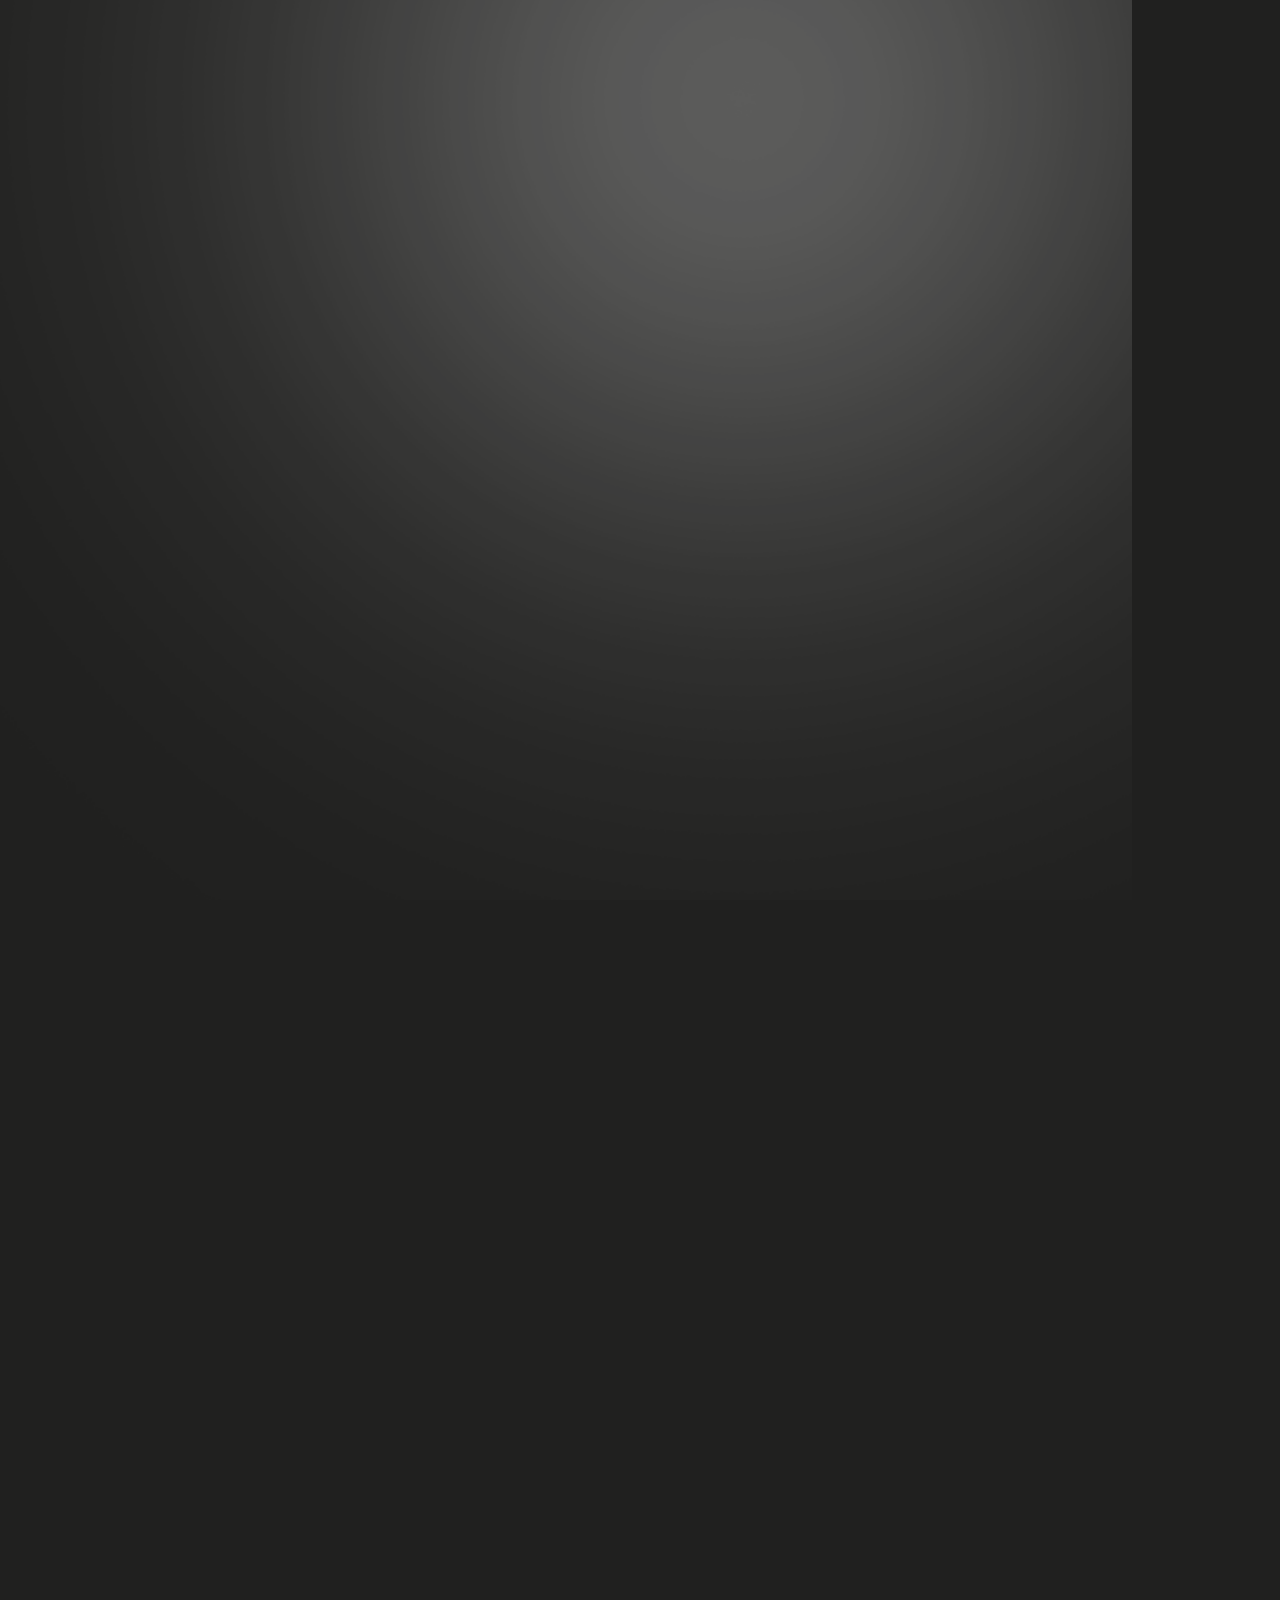
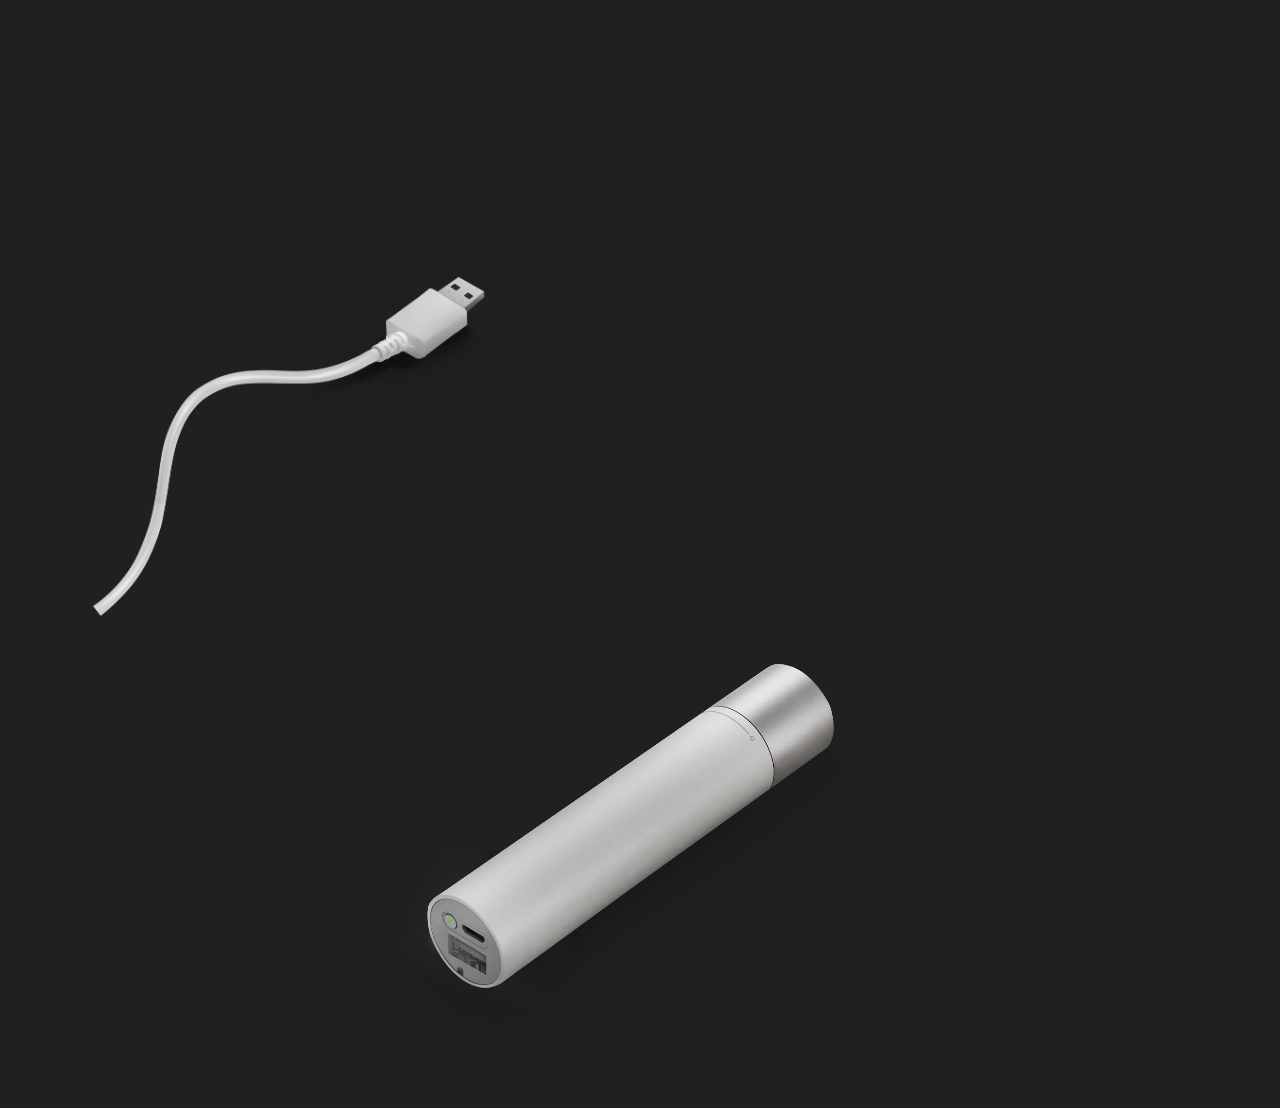
<file: index.html>
<!DOCTYPE html>
<html>
 <head>
  <meta http-equiv="Content-Type" content="text/html; charset=utf-8">
  <title>Сяоми</title>
 </head>
 <body>
 
 <link rel="stylesheet" href="style/style.css">
 <link rel="stylesheet" href="style/anime.css">
 <link rel="stylesheet" href="style/font.css">
    <script type="text/javascript" src="js/jquery-1.10.2.js"></script>
    <script type="text/javascript" src="js/jquery.touchSwipe.js"></script>
    <script type="text/javascript" src="js/jquery.horizonScroll.js"></script>
  
  
  <section class="page" id="pg1">
 
<div id="textbox">
<h1>Mi Power Bank Flashlight</h1>
<p id="underH1">Mi Power Bank Flashlight is a 2 in 1 universal device:<br/>
a flashlight with adjustable brightness and an external battery to charge any devices with a USB port.</p>
</div>
 
  <div id="lightgroup">
  
  
  <img src="image/light_1_1.png" class="lgh flashlight" id="light1"/>
  <img src="image/light_1_2.png" class="lgh flashlight" id="light2"/>
  <img src="image/light_1_3.png" class="lgh flashlight" id="light3"/>

  
  <img src="image/Flashlight_0.png" class="flash flashlight" id="flashlightbg"/>
  <img src="image/Flashlight_1.png" class="flash flashlight" id="flashlightfg"/>
  <img src="image/Light_point.png" id="flashlightpoint"/>

  
  </div>
  
  <div id="wire">
  <div id="wire1">
  <img src="image/Wire.png" width="100%" height="100%" class="wire" id="wireimg"/>
  </div>
  <div id="wire2">
<svg xmlns="http://www.w3.org/2000/svg" viewBox="0 0 827.642 483.442" class="wire" id="wirecircle" padding="40px">
  <path id="motionPath" width="100%" height="100%" fill="none" stroke="#none" stroke-miterlimit="none" d="M412.989 1.245s-59.6 40-113.416 45.049c-26.7 5.662-106.279.52-144.418 2.955C5.935 64.023 1.503 241.683 1.503 241.683"/>
  
  
  <image id="circle1" x="-90" y="-90" xlink:href="image/Amperage.png" />
  <image id="circle2" x="-90" y="-90" xlink:href="image/Amperage.png" />
  <image id="circle3" x="-90" y="-90" xlink:href="image/Amperage.png" />
  <image id="circle4" x="-90" y="-90" xlink:href="image/Amperage.png" />
  
  <set xlink:href="#circle1" attributeName="x"
       to="-45" begin="3.7s" dur="0s" />
	   <set xlink:href="#circle1" attributeName="y"
       to="-45" begin="3.7s" dur="0s" />
	   <set xlink:href="#circle2" attributeName="x"
       to="-45" begin="4.6s" dur="0s" />
	   <set xlink:href="#circle2" attributeName="y"
       to="-45" begin="4.6s" dur="0s" />
	   <set xlink:href="#circle3" attributeName="x"
       to="-45" begin="5.5s" dur="0s" />
	   <set xlink:href="#circle3" attributeName="y"
       to="-45" begin="5.5s" dur="0s" />
	   <set xlink:href="#circle4" attributeName="x"
       to="-45" begin="6.4s" dur="0s" />
	   <set xlink:href="#circle4" attributeName="y"
       to="-45" begin="6.4s" dur="0s" />
   <animateMotion 
           xlink:href="#circle1"
           dur="3.6s"
           begin="3.7s"
           fill="freeze"
           repeatCount="indefinite">
    <mpath xlink:href="#motionPath" />
  </animateMotion>
  <animateMotion 
           xlink:href="#circle2"
           dur="3.6s"
           begin="4.6s"
           fill="freeze"
           repeatCount="indefinite">
    <mpath xlink:href="#motionPath" />
  </animateMotion>
  <animateMotion 
           xlink:href="#circle3"
           dur="3.6s"
           begin="5.5s"
           fill="freeze"
           repeatCount="indefinite">
    <mpath xlink:href="#motionPath" />
  </animateMotion>
  <animateMotion 
           xlink:href="#circle4"
           dur="3.6s"
           begin="6.4s"
           fill="freeze"
           repeatCount="indefinite">
    <mpath xlink:href="#motionPath" />
  </animateMotion>
</svg>
</div>
</div>	
	
		</section>
		<section class="page" id="pg2">
		
		<p class="rotate" id="pep1">Flashlight</p><p class="rotate" id="pep2">Material   </p><p class="rotate" id="pep3">Battery    </p>
		
		<div class="page shadow"></div>
		
		<div class="img2" id="button0">
		<img src="icon/Plus-transparent.svg"class="plus cross"/>
		<img src="icon/Plus-fill.svg"class="plustr cross"/>
		</div>
		
		<div id="linel"></div><div id="liner"></div>
		
		<div id="fgpg2" class="page">
		
		<div id="verticalmenu1"><div class="content" id="con1">
		<div class="img" id="button1">
		<img src="icon/Plus-transparent.svg"class="plus"/>
		<img src="icon/Plus-fill.svg"class="plustr"/>
		</div>
		<h2>Flashlight</h2>
		<h3>SOS function</h3>
		<h4>Three short and bright flashes will alert other people that you need help.</h4>
		<p class="info">The flashlight, in addition to the usual lighting 
           mode, has SOS mode, which is activated by a 
           special button. When activated, the led begins to flash, giving a distress signal.
           Get out of the forest if you get lost, or get help in other situations is no longer a problem.</p>
		</div></div>
		
		<div id="verticalmenu2"><div class="content" id="con2">
		<div class="img" id="button2">
		<img src="icon/Plus-transparent.svg"class="plus"/>
		<img src="icon/Plus-fill.svg"class="plustr"/>
		</div>
		<h2>Material</h2>
		<h3>Reliable and durable</h3>
		<h4>Aluminum alloy body is not only beautiful but also durable</h4>
		<p class="info">Reliable and durable housing is not only a guarantee of product 
		durability! Its surface is characterized by the ability to resist scratches 
		– it is not slippery and is made in the traditional Xiaomi design.</p>
		</div></div>
		
		<div id="verticalmenu3"><div class="content" id="con3">
		<div class="img" id="button3">
		<img src="icon/Plus-transparent.svg" class="plus"/>
		<img src="icon/Plus-fill.svg"class="plustr"/>
		</div>
		<h2>Battery</h2>
		<h3>SOS function</h3>
		<h4>Too useful function about which we will tell later.</h4>
		<p class="info">Legends about this remarkable ability. Many companies tried to implement it. but it was we who did it. The most breakthrough ability among the bateries at the moment.</p>
		</div></div>
		
		</div>
		
		</section>
		<section class="page" id="pg3"></section>


<script type="text/javascript">
    $('section').horizon();  
	

	button0.onclick = function() {
    fgpg2.style.opacity = 1;
	liner.style.right = '33.33%';
	linel.style.left = '33.33%';
	this.style.opacity = 0;
	pep1.style.opacity = 0;
	pep2.style.opacity = 0;
	pep3.style.opacity = 0;
  }
	button1.onclick = function() {
    fgpg2.style.opacity = 0;
	liner.style.right = '8%';
	linel.style.left = '84%';
	button0.style.left = '79.5%';
	button0.style.top = '2%';
	pep3.style.left = '93%';
	pep2.style.left = '85.5%';
	pep2.style.top = '7%';
	pep3.style.top = '7%';
	pep2.style.opacity = 1;
	pep3.style.opacity = 1;
	button0.style.opacity = 1;
  }
	button2.onclick = function() {
    fgpg2.style.opacity = 0;
	liner.style.right = '8%';
	linel.style.left = '8%';
	button0.style.left = '87.5%';
	button0.style.top = '2%';
	pep1.style.right = '93%';
	pep3.style.left = '93%';
	pep1.style.top = '7%';
	pep3.style.top = '7%';
	pep3.style.opacity = 1;
	pep1.style.opacity = 1;
	button0.style.opacity = 1;
  }
	button3.onclick = function() {
    fgpg2.style.opacity = 0;
	liner.style.right = '84%';
	linel.style.left = '8%';
	button0.style.left = '95.5%';
	button0.style.top = '2%';
	pep1.style.right = '93%';
	pep2.style.left = '9%';
	pep2.style.top = '7%';
	pep1.style.top = '7%';
	pep2.style.opacity = 1;
	pep1.style.opacity = 1;
	button0.style.opacity = 1;
  }
</script>
 </body>
</html>
</file>
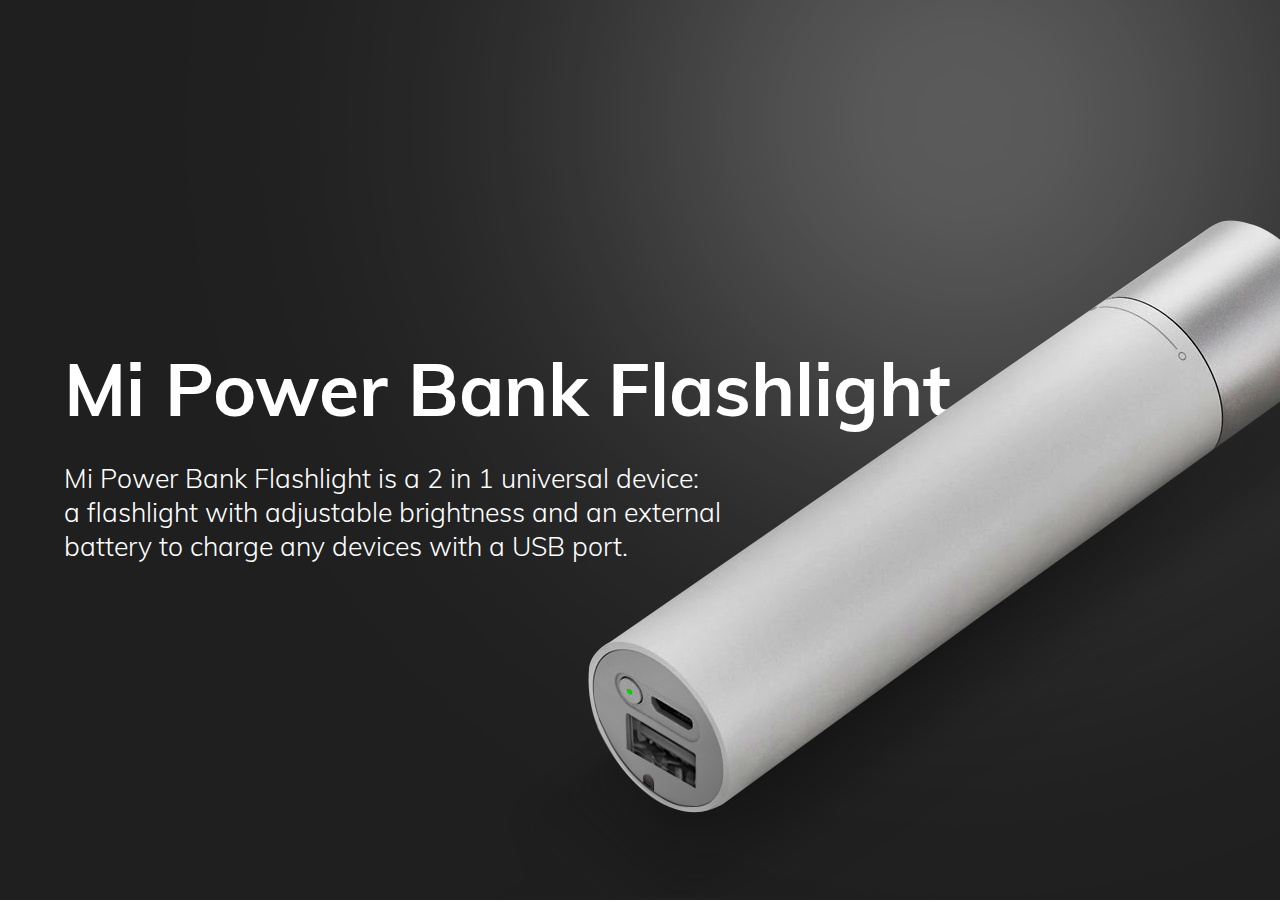
<file: main.html>
<!DOCTYPE html>
<html lang="en">
<head>
    <meta charset="UTF-8">
    <link href="css/fonts.css" rel="stylesheet">
    <link href="css/main.css" rel="stylesheet">
    <title>BOMJ web</title>
</head>
<body>
<div class="bg">
    <div class="maintxt">
        <strong>Mi Power Bank Flashlight</strong>
    </div>
    <div class="secondtxt">
        Mi Power Bank Flashlight is a 2 in 1 universal device:
        <br>a flashlight with adjustable brightness and an external<br>
        battery to charge any devices with a USB port.
    </div>
    <div class="imgbank">
        <img src="src/img/Flashlight_0.png">
    </div>
</div>
<div class="bg2"></div>
</body>
</html>
</file>
<file: style/style.css>
html{
	/*cursor: url('../image/Light_point.png'), auto;*/
	height: 100%;
    width: 100%;
	overflow: hidden;
}
body{
	height: 100%;
    width: 100%;
	margin:0;
	background:#20201f 
}
.content{
	position:absolute;
	top:50%;
	z-index:13;
	width:100%;
	height:30%;
	padding:12.5%;
	transition: 0.8s;
}
.page{
	height: 100%;
    width: 100%;
	position:absolute;
	margin:0;
}
.wire{
	position:relative;
	top:0;
	left:0;
	width:100%;
}
.flashlight{
	position:absolute;
	width:100%;
	height:auto;
}
.lgh{
	top:0;
	right:0;
	opacity:0;
}
.flash{
	right:65%;
	top: 105%;
}
.plus{
	position:absolute;
	width:100%;
	height:auto;
	transition: 0.8s;
}
.plustr{
	position:absolute;
	width:100%;
	height:auto;
	opacity:0;
	transition: 0.8s;
}
.img{
	margin-bottom:10%;
	position:relative;
	width:9%;
	left:33%;
	height:auto;
}
.img2{
	margin-bottom:10%;
	position:absolute;
	width:3%;
	left:33%;
	height:auto;
	z-index:30;
	opacity:0;
}
.cross{
	transform:rotate(45deg);
}
.shadow{
	background-color:#000;
	opacity:0.1;
	z-index:1;
}
#pg1{
	background:url(../image/BG.png) 150% 30% no-repeat;
}
#pg2{
	background:rgba(0,0,0,0.1) url(../image/1920_1080_Xiomi_1.jpg) no-repeat;
	background-size:100%;
	left:100%;
}
#fgpg2{
	background:url(../image/1920_1080_Xiomi.jpg) no-repeat;
	background-size:100%;
	left:0%;
	z-index:10;
	transition:0.8s;
}
#pg3{
	background: linear-gradient(50deg, #181818, #575757) no-repeat;
	left:200%;
}
#wire{
	width:45%;
	height:45%;
	position:absolute;
	top:200%;
}
#wire1,#wire2{
	width:100%;
	height:100%;
	position:absolute;
	top:0;
	left:0;
}
#wireimg{
	z-index:5;
	height:auto;
}
#wirecircle{
	height:100%;
	z-index:6;
	top:50.4%;
	left:19.8%;
}
#lightgroup{
	top:200%;
	width:45%;
	height:45%;
	position:absolute;
	right:0;
}
#flashlightbg{
	z-index:2;
}
#flashlightfg{
	z-index:8;
}
#flashlightpoint{
width:10%;
height:auto;
position:absolute;
top:200%;
left:-49%;
z-index:12;
opacity:0;
}
#light1, #light2, #light3{
	z-index:5;
}
#verticalmenu1,#verticalmenu2,#verticalmenu3{
	width:33.33%;
	height:100%;
	position:absolute;
	background-color:rgba(0,0,0,0);
	top:0;
	z-index:11;
	transition: 0.7s;
}
#verticalmenu1{
	left:0;
}
#verticalmenu2{
	left:33.33%;
}
#verticalmenu3{
	right:0;
}
#linel,#liner{
	position:absolute;
	width:2px;
	height:100%;
	top:0;
	background-color:white;
	z-index:15;
	transition:0.8s;
}
#linel{
	left:33.33%;
}
#liner{
	right:33.33%;
}
</file>
<file: style/anime.css>
@keyframes movelight{
	from{top:100%;right:60%;}
	to{top:-28.5%;right:-22%;}
}
@keyframes light{
	from{opacity:0;}
	to{opacity:1;}
}
@keyframes movewire{
	from{top:100%;right:60%;}
	to{top:53.9%;right:31.55%;}
}
@keyframes minilight{
	from{opacity:0;}
	50%{opacity:1;}
	to{opacity:0;}
}
@keyframes texth1{
	from{opacity:0;top:3%;}
	to{opacity:1;top:0;}
}
@keyframes textunh1{
	from{opacity:0;top:2%;}
	to{opacity:1;top:-1%;}
}

#verticalmenu1:hover,#verticalmenu2:hover,#verticalmenu3:hover{background-color:rgba(0,0,0,0.3);}

.img:hover .plus, .img2:hover .plus{opacity:0;}
.img:hover .plustr, .img2:hover .plustr{opacity:1;}

#verticalmenu1:hover h4,#verticalmenu2:hover h4,#verticalmenu3:hover h4{opacity:1;}

#verticalmenu1:hover .content,#verticalmenu2:hover .content,#verticalmenu3:hover .content{top:40%;}

#wire{animation:movewire 0.5s ease-out 3s forwards}

#lightgroup{animation:movelight 1s ease-out 1s forwards}

#light1{animation:light 0.8s ease 2.2s forwards}
#light2{animation:light 0.8s ease 2.1s forwards}
#light3{animation:light 0.8s ease 2s forwards}

#flashlightpoint{animation:minilight 1.8s linear 3.9s infinite}

h1{animation:texth1 1s ease-out 0.2s forwards}
#underH1{animation:textunh1 1s ease-out 0.6s forwards}
</file>
<file: style/font.css>
@font-face{
	font-family:Muli-Black;
	src: url(../font/Muli-Black.ttf);
}
@font-face{
	font-family:Muli-BlackItalic;
	src: url(../font/Muli-BlackItalic.ttf);
}
@font-face{
	font-family:Muli-Bold;
	src: url(../font/Muli-Bold.ttf);
}
@font-face{
	font-family:Muli-BoldItalic;
	src: url(../font/Muli-BoldItalic.ttf);
}
@font-face{
	font-family:Muli-ExtraBold;
	src: url(../font/Muli-ExtraBold.ttf);
}
@font-face{
	font-family:Muli-ExtraBoldItalic;
	src: url(../font/Muli-ExtraBoldItalic.ttf);
}
@font-face{
	font-family:Muli-ExtraLight;
	src: url(../font/Muli-ExtraLight.ttf);
}
@font-face{
	font-family:Muli-ExtraLightItalic;
	src: url(../font/Muli-ExtraLightItalic.ttf);
}
@font-face{
	font-family:Muli-Italic;
	src: url(../font/Muli-Italic.ttf);
}
@font-face{
	font-family:Muli-Light;
	src: url(../font/Muli-Light.ttf);
}
@font-face{
	font-family:Muli-LightItalic;
	src: url(../font/Muli-LightItalic.ttf);
}
@font-face{
	font-family:Muli-Regular;
	src: url(../font/Muli-Regular.ttf);
}
@font-face{
	font-family:Muli-SemiBold;
	src: url(../font/Muli-SemiBold.ttf);
}
@font-face{
	font-family:Muli-SemiBoldItalic;
	src: url(../font/Muli-SemiBoldItalic.ttf);
}

h1{
	display:block;
	position:relative;
	width:100%;
	font-family:Muli-Bold;
	color: white;
	font-size:57px;
	opacity:0;
}
h2{
	font-family:Muli-ExtraLight;
	color:white;
	font-size:16px;
	display:block;
	position:relative;
	top:0;
	width:72.5%;
	height:auto;
	margin:0;
	margin-bottom:16px
}
h3{
	font-family:Muli-Bold;
	color:white;
	font-size:32px;
	display:block;
	position:relative;
	margin:0;
	width:72.5%;
	height:auto;
	margin-bottom:64px;
}
h4{
	font-family:Muli-Regular;
	color:white;
	font-size:16px;
	display:block;
	position:relative;
	margin:0;
	width:72.5%;
	margin-bottom:24px;
	height:auto;
	opacity:0;
	transition: 0.8s;
}
.info{
	font-family:Muli-Regular;
	color:white;
	font-size:16px;
	display:block;
	position:relative;
	margin:0;
	width:72.5%;
	height:auto;
	opacity:0;
}
#textbox{
	top:35%;
	position:absolute;
	width:50%;
	height:100%;
	text-align:left;
	left:10%;
}
#underH1{
	top:-1%;
	font-family:Muli-ExtraLight;
	color: white;
	font-size:18px;
	display:block;
	position:relative;
	width:60%;
	opacity:0;
}
.rotate{
	font-family:Muli-Regular;
	font-size:20px;
	color:white;
	top:7%;
	position:absolute;
	margin:0;
	width:auto;
	height:auto;
	display: block;
	transform: rotate(90deg);
	z-index:2;
	opacity:0;
}
</file>
<file: css/fonts.css>
@font-face {
    font-family: Muli-Black;
    src: url(../src/fonts/Muli-Black.ttf);
}
@font-face {
    font-family: Muli-BlackItalic;
    src: url(../src/fonts/Muli-BlackItalic.ttf);
}
@font-face {
    font-family: Muli-Bold;
    src: url(../src/fonts/Muli-Bold.ttf);
}
@font-face {
    font-family: Muli-BoldItalic;
    src: url(../src/fonts/Muli-BoldItalic.ttf);
}
@font-face {
    font-family: Muli-ExtraBold;
    src: url(../src/fonts/Muli-ExtraBold.ttf);
}
@font-face {
    font-family: Muli-ExtraBoldItalic;
    src: url(../src/fonts/Muli-ExtraBoldItalic.ttf);
}
@font-face {
    font-family: Muli-ExtraLight;
    src: url(../src/fonts/Muli-ExtraLight.ttf);
}
@font-face {
    font-family: Muli-ExtraLightItalic;
    src: url(../src/fonts/Muli-ExtraLight.ttf);
}
@font-face {
    font-family: Muli-Italic;
    src: url(../src/fonts/Muli-Italic.ttf);
}
@font-face {
    font-family: Muli-Light;
    src: url(../src/fonts/Muli-Light.ttf);
}
@font-face {
    font-family: Muli-LightItalic;
    src: url(../src/fonts/Muli-LightItalic.ttf);
}
@font-face {
    font-family: Muli-Regular;
    src: url(../src/fonts/Muli-Light.ttf);
}
@font-face {
    font-family: Muli-SemiBold;
    src: url(../src/fonts/Muli-SemiBold.ttf);
}
@font-face {
    font-family: Muli-SemiBoldItalic;
    src: url(../src/fonts/Muli-SemiBoldItalic.ttf);
}
</file>
<file: css/main.css>
body, html {
    height: 100%;
    width: 100%;
    margin: 0;
    padding: 0;
    oveflow-y: hidden;
}
.bg {
    height: 100%;
    background: url(../src/img/BG.png) repeat-y #1F1F1F;
    background-position: center;
    background-repeat: no-repeat;
    background-size: cover;
    position: relative;
}
.bg2 {
    height: 100%;
    background: url(../src/img/1920_1080_Xiomi.jpg) repeat-y #1F1F1F;
    background-position: right;
    background-repeat: no-repeat;
    background-size: cover;
    position: relative;
    bottom: 100%;
    left: 100%;
}
.maintxt{
    font-family: Muli-Bold;
    width: 95%;
    position: relative;
    top: 38%;
    left: 5%;
    font-size: 55pt;
    color: white;
}
.secondtxt{
    font-family: Muli-Light;
    width: 95%;
    position: relative;
    top: 41%;
    left: 5%;
    font-size: 20pt;
    color: white;
}
.imgbank{
    position: relative;
    left: 32%;
    bottom: 5%;
}
</file>
